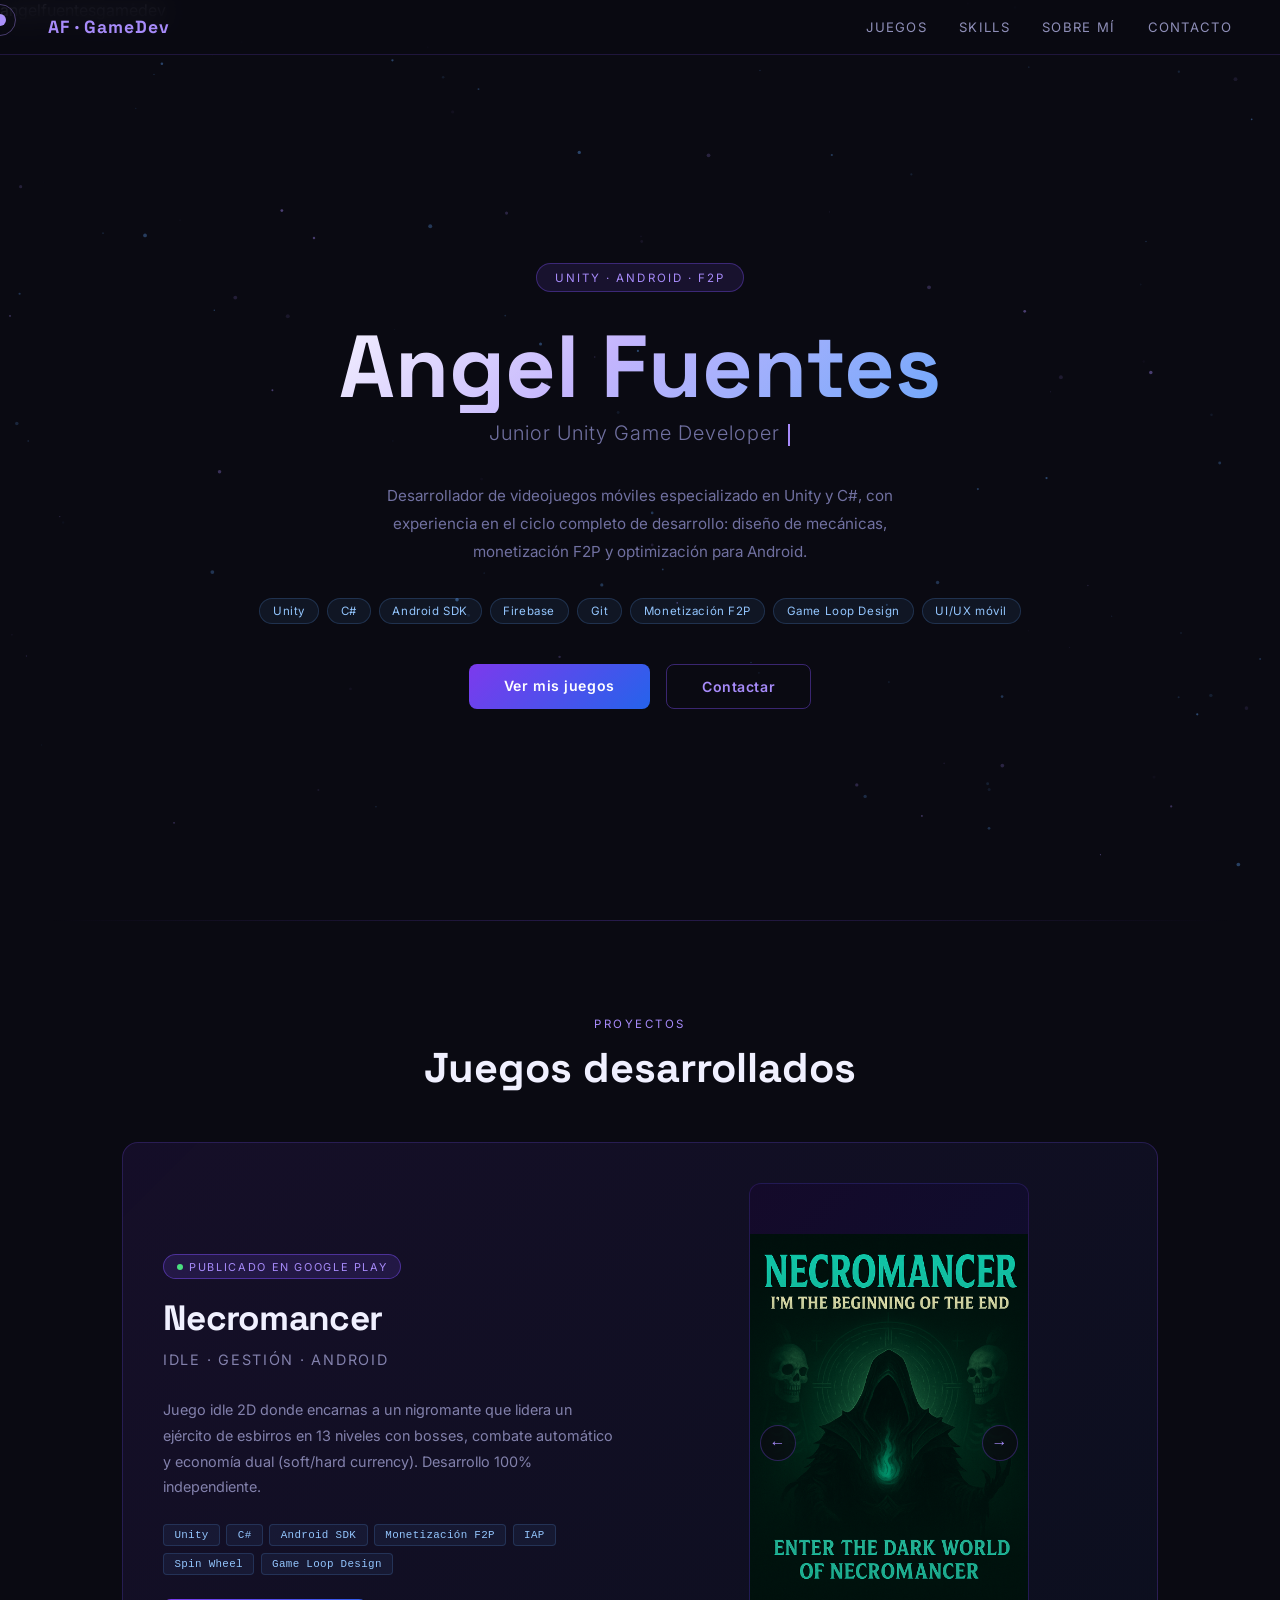
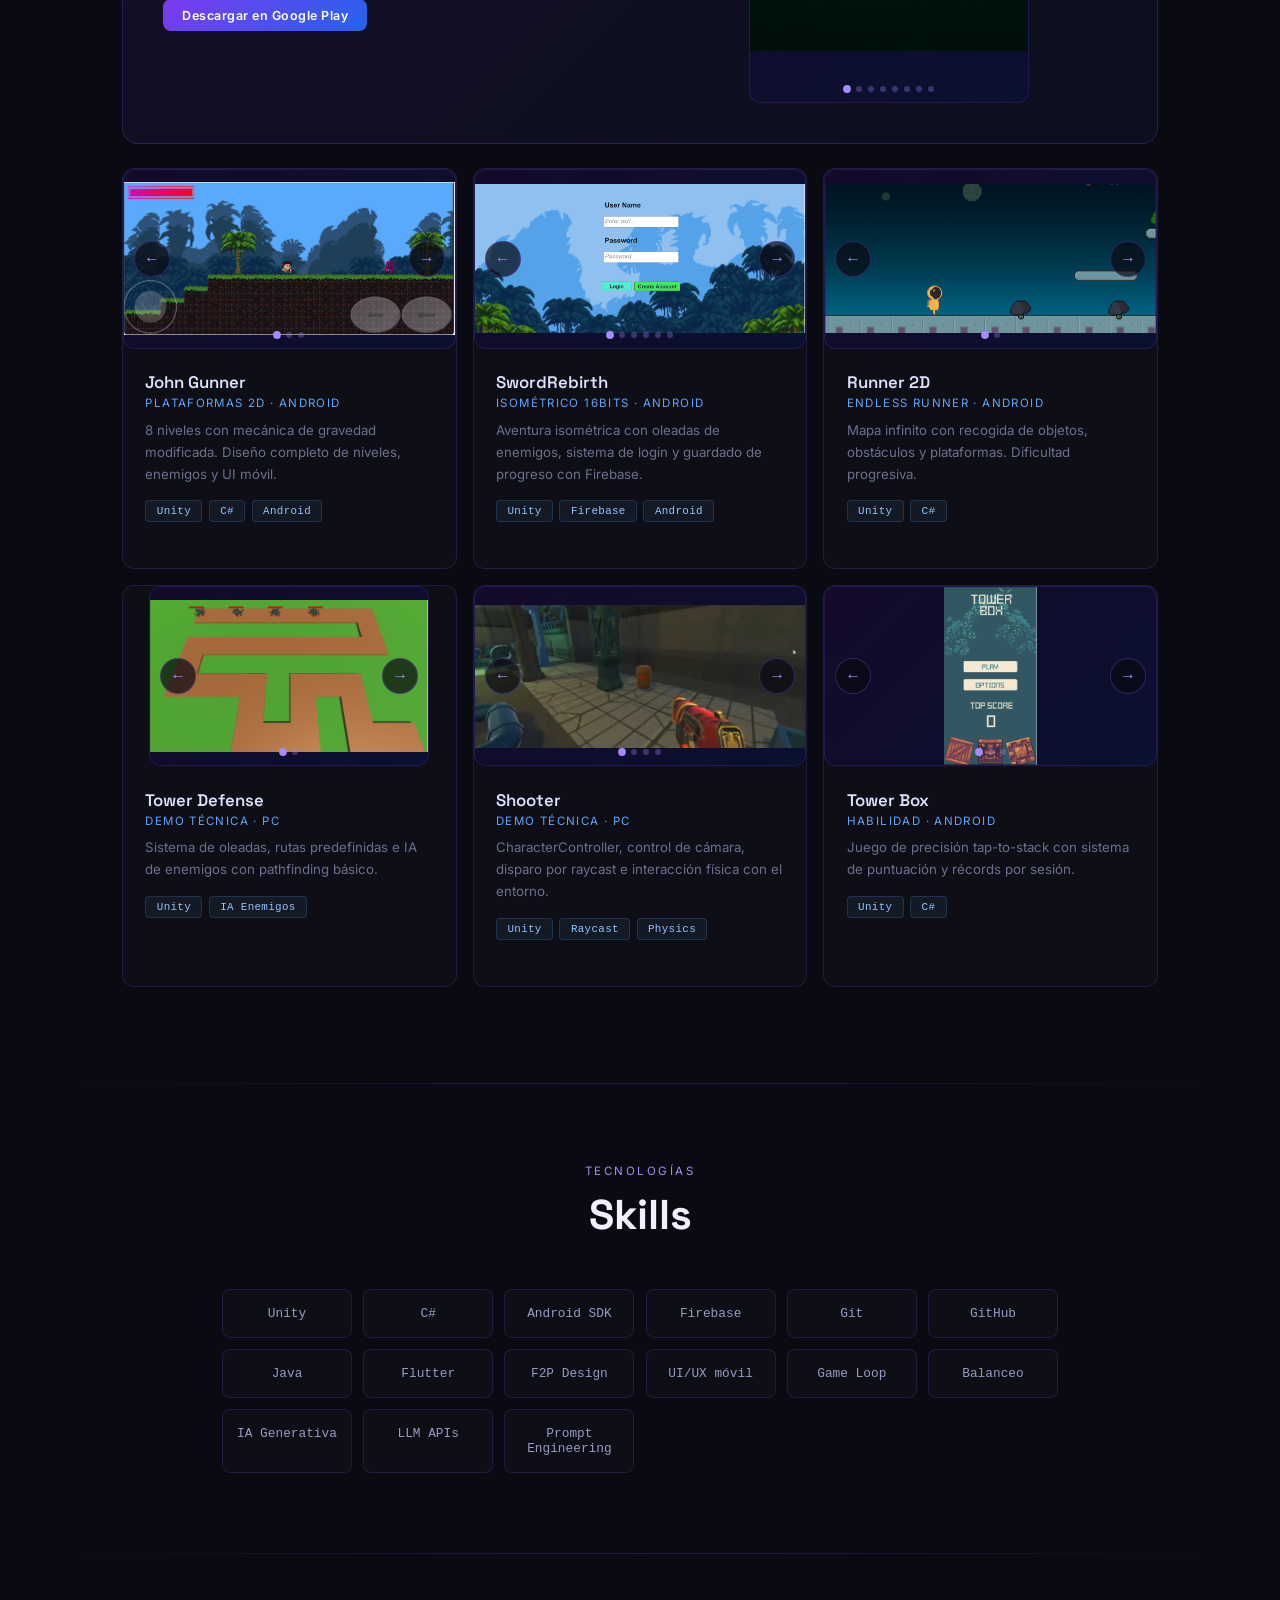
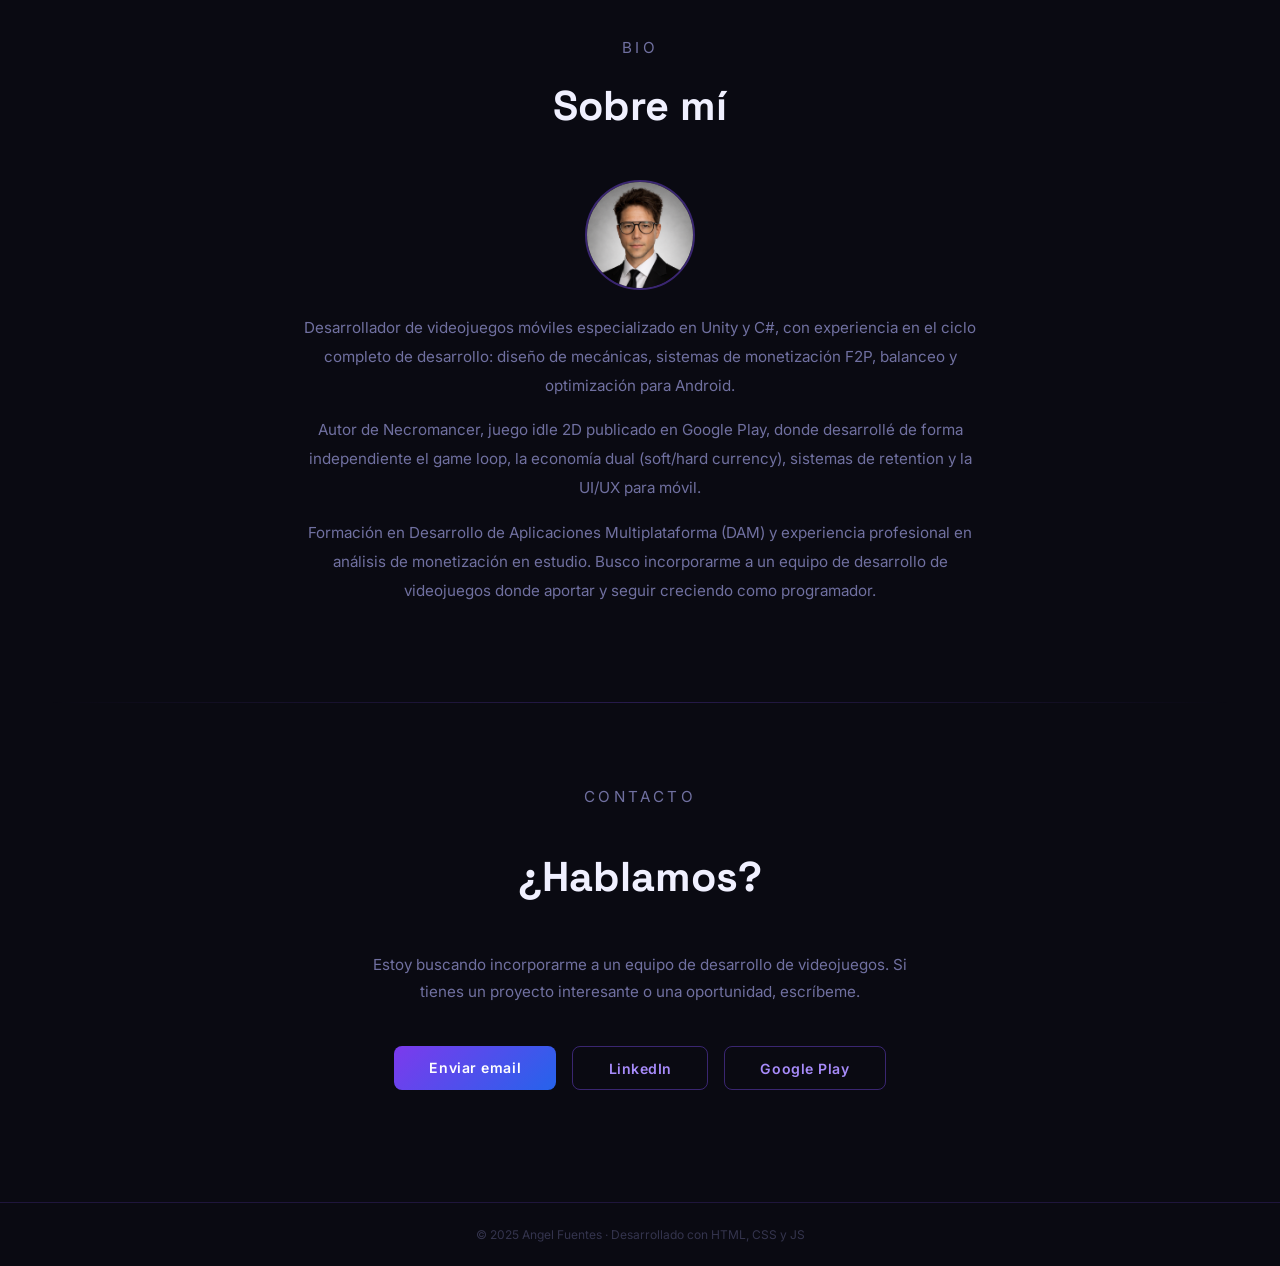
<file: index.html>
angelfuentesgamedev<!DOCTYPE html>
<html lang="es">
<head>
  <meta charset="UTF-8" />
  <meta name="viewport" content="width=device-width, initial-scale=1.0" />
  <title>Angel Fuentes — Unity Game Developer</title>
  <link rel="stylesheet" href="css/style.css" />
</head>
<body>

  <!-- CANVAS PARTÍCULAS -->
  <canvas id="particles"></canvas>

  <!-- CURSOR PERSONALIZADO -->
  <div id="cursor"></div>
  <div id="cursor-trail"></div>

  <!-- ==================
       NAVEGACIÓN
  =================== -->
  <nav id="navbar">
    <a href="#inicio" class="nav-logo">AF · GameDev</a>
    <div class="nav-links">
      <a href="#juegos">Juegos</a>
      <a href="#skills">Skills</a>
      <a href="#sobre-mi">Sobre mí</a>
      <a href="#contacto">Contacto</a>
    </div>
  </nav>

  <!-- ==================
       HERO
  =================== -->
  <section class="hero" id="inicio">
    <div class="hero-inner">
      <div class="hero-badge">Unity · Android · F2P</div>
      <h1>Angel Fuentes</h1>
      <p class="hero-subtitle">
        <span id="typewriter"></span>
        <span class="typewriter-cursor"></span>
      </p>
      <p class="hero-desc">
        Desarrollador de videojuegos móviles especializado en Unity y C#, con experiencia
        en el ciclo completo de desarrollo: diseño de mecánicas, monetización F2P
        y optimización para Android.
      </p>
      <div class="hero-tags">
        <span class="tag">Unity</span>
        <span class="tag">C#</span>
        <span class="tag">Android SDK</span>
        <span class="tag">Firebase</span>
        <span class="tag">Git</span>
        <span class="tag">Monetización F2P</span>
        <span class="tag">Game Loop Design</span>
        <span class="tag">UI/UX móvil</span>
      </div>
      <div class="hero-cta">
        <a href="#juegos" class="btn-primary">Ver mis juegos</a>
        <a href="#contacto" class="btn-outline">Contactar</a>
      </div>
    </div>
  </section>

  <div class="divider"></div>

  <!-- ==================
       JUEGOS
  =================== -->
  <section class="games-section" id="juegos">
    <p class="section-label reveal">Proyectos</p>
    <h2 class="section-title reveal reveal-delay-1">Juegos desarrollados</h2>

    <!-- NECROMANCER (destacado) -->
    <div class="featured-game reveal reveal-delay-2">
      <div>
        <div class="featured-badge">Publicado en Google Play</div>
        <h3>Necromancer</h3>
        <p class="game-genre">Idle · Gestión · Android</p>
        <p>
          Juego idle 2D donde encarnas a un nigromante que lidera un ejército de esbirros
          en 13 niveles con bosses, combate automático y economía dual (soft/hard currency).
          Desarrollo 100% independiente.
        </p>
        <div class="game-tech">
          <span class="tech-tag">Unity</span>
          <span class="tech-tag">C#</span>
          <span class="tech-tag">Android SDK</span>
          <span class="tech-tag">Monetización F2P</span>
          <span class="tech-tag">IAP</span>
          <span class="tech-tag">Spin Wheel</span>
          <span class="tech-tag">Game Loop Design</span>
        </div>
        <a
          href="https://play.google.com/store/apps/details?id=com.IngeniusPlay.Necromancer"
          class="btn-primary btn-sm"
          target="_blank"
        >Descargar en Google Play</a>
      </div>

      <!-- CARRUSEL NECROMANCER -->
      <div class="carousel carousel-portrait" id="carousel-necromancer">
        <div class="carousel-track"></div>
        <button class="carousel-btn prev">&#8592;</button>
        <button class="carousel-btn next">&#8594;</button>
        <div class="carousel-dots"></div>
      </div>
    </div>

    <!-- GRID DE PROYECTOS -->
    <div class="games-grid">

      <!-- JOHN GUNNER -->
      <div class="game-card reveal reveal-delay-1">
        <div class="carousel card-carousel" id="carousel-johngünner">
          <div class="carousel-track"></div>
          <button class="carousel-btn prev">&#8592;</button>
          <button class="carousel-btn next">&#8594;</button>
          <div class="carousel-dots"></div>
        </div>
        <div class="card-body">
          <h4>John Gunner</h4>
          <p class="game-genre" style="font-size:0.72rem; margin-bottom:0;">Plataformas 2D · Android</p>
          <p class="card-desc">8 niveles con mecánica de gravedad modificada. Diseño completo de niveles, enemigos y UI móvil.</p>
          <div class="game-tech">
            <span class="tech-tag">Unity</span>
            <span class="tech-tag">C#</span>
            <span class="tech-tag">Android</span>
          </div>
        </div>
      </div>

      <!-- SWORD REBIRTH -->
      <div class="game-card reveal reveal-delay-2">
        <div class="carousel card-carousel" id="carousel-swordrebirth">
          <div class="carousel-track"></div>
          <button class="carousel-btn prev">&#8592;</button>
          <button class="carousel-btn next">&#8594;</button>
          <div class="carousel-dots"></div>
        </div>
        <div class="card-body">
          <h4>SwordRebirth</h4>
          <p class="game-genre" style="font-size:0.72rem; margin-bottom:0;">Isométrico 16bits · Android</p>
          <p class="card-desc">Aventura isométrica con oleadas de enemigos, sistema de login y guardado de progreso con Firebase.</p>
          <div class="game-tech">
            <span class="tech-tag">Unity</span>
            <span class="tech-tag">Firebase</span>
            <span class="tech-tag">Android</span>
          </div>
        </div>
      </div>

      <!-- RUNNER 2D -->
      <div class="game-card reveal reveal-delay-3">
        <div class="carousel card-carousel" id="carousel-runner">
          <div class="carousel-track"></div>
          <button class="carousel-btn prev">&#8592;</button>
          <button class="carousel-btn next">&#8594;</button>
          <div class="carousel-dots"></div>
        </div>
        <div class="card-body">
          <h4>Runner 2D</h4>
          <p class="game-genre" style="font-size:0.72rem; margin-bottom:0;">Endless Runner · Android</p>
          <p class="card-desc">Mapa infinito con recogida de objetos, obstáculos y plataformas. Dificultad progresiva.</p>
          <div class="game-tech">
            <span class="tech-tag">Unity</span>
            <span class="tech-tag">C#</span>
          </div>
        </div>
      </div>

      <!-- TOWER DEFENSE -->
      <div class="game-card reveal reveal-delay-1">
        <div class="carousel card-carousel carousel-portrait" id="carousel-towerdefense">
          <div class="carousel-track"></div>
          <button class="carousel-btn prev">&#8592;</button>
          <button class="carousel-btn next">&#8594;</button>
          <div class="carousel-dots"></div>
        </div>
        <div class="card-body">
          <h4>Tower Defense</h4>
          <p class="game-genre" style="font-size:0.72rem; margin-bottom:0;">Demo técnica · PC</p>
          <p class="card-desc">Sistema de oleadas, rutas predefinidas e IA de enemigos con pathfinding básico.</p>
          <div class="game-tech">
            <span class="tech-tag">Unity</span>
            <span class="tech-tag">IA Enemigos</span>
          </div>
        </div>
      </div>

      <!-- SHOOTER -->
      <div class="game-card reveal reveal-delay-2">
        <div class="carousel card-carousel" id="carousel-shooter">
          <div class="carousel-track"></div>
          <button class="carousel-btn prev">&#8592;</button>
          <button class="carousel-btn next">&#8594;</button>
          <div class="carousel-dots"></div>
        </div>
        <div class="card-body">
          <h4>Shooter</h4>
          <p class="game-genre" style="font-size:0.72rem; margin-bottom:0;">Demo técnica · PC</p>
          <p class="card-desc">CharacterController, control de cámara, disparo por raycast e interacción física con el entorno.</p>
          <div class="game-tech">
            <span class="tech-tag">Unity</span>
            <span class="tech-tag">Raycast</span>
            <span class="tech-tag">Physics</span>
          </div>
        </div>
      </div>

      <!-- TOWER BOX -->
      <div class="game-card reveal reveal-delay-3">
        <div class="carousel card-carousel" id="carousel-towerbox">
          <div class="carousel-track"></div>
          <button class="carousel-btn prev">&#8592;</button>
          <button class="carousel-btn next">&#8594;</button>
          <div class="carousel-dots"></div>
        </div>
        <div class="card-body">
          <h4>Tower Box</h4>
          <p class="game-genre" style="font-size:0.72rem; margin-bottom:0;">Habilidad · Android</p>
          <p class="card-desc">Juego de precisión tap-to-stack con sistema de puntuación y récords por sesión.</p>
          <div class="game-tech">
            <span class="tech-tag">Unity</span>
            <span class="tech-tag">C#</span>
          </div>
        </div>
      </div>

    </div>
  </section>

  <div class="divider"></div>

  <!-- ==================
       SKILLS
  =================== -->
  <section class="skills-section" id="skills">
    <p class="section-label reveal">Tecnologías</p>
    <h2 class="section-title reveal reveal-delay-1">Skills</h2>
    <div class="skills-grid">
      <div class="skill-item reveal reveal-delay-1">Unity</div>
      <div class="skill-item reveal reveal-delay-1">C#</div>
      <div class="skill-item reveal reveal-delay-2">Android SDK</div>
      <div class="skill-item reveal reveal-delay-2">Firebase</div>
      <div class="skill-item reveal reveal-delay-2">Git</div>
      <div class="skill-item reveal reveal-delay-3">GitHub</div>
      <div class="skill-item reveal reveal-delay-3">Java</div>
      <div class="skill-item reveal reveal-delay-3">Flutter</div>
      <div class="skill-item reveal reveal-delay-1">F2P Design</div>
      <div class="skill-item reveal reveal-delay-2">UI/UX móvil</div>
      <div class="skill-item reveal reveal-delay-3">Game Loop</div>
      <div class="skill-item reveal reveal-delay-3">Balanceo</div>
      <div class="skill-item reveal reveal-delay-1">IA Generativa</div>
      <div class="skill-item reveal reveal-delay-2">LLM APIs</div>
      <div class="skill-item reveal reveal-delay-3">Prompt Engineering</div>
    </div>
  </section>

  <div class="divider"></div>

  <!-- ==================
       SOBRE MÍ
  =================== -->
  <section class="about-section" id="sobre-mi">
    <p class="section-label reveal">Bio</p>
    <h2 class="section-title reveal reveal-delay-1">Sobre mí</h2>

    <!-- Cambia src por tu foto: img/foto.jpg -->
    <img
      src="img/Foto CV2.PNG"
      alt="Angel Fuentes"
      class="about-photo reveal reveal-delay-2"
      onerror="this.style.display='none'"
    />

    <p class="reveal reveal-delay-2">
      Desarrollador de videojuegos móviles especializado en Unity y C#, con experiencia
      en el ciclo completo de desarrollo: diseño de mecánicas, sistemas de monetización F2P,
      balanceo y optimización para Android.
    </p>
    <p class="reveal reveal-delay-3">
      Autor de Necromancer, juego idle 2D publicado en Google Play, donde desarrollé
      de forma independiente el game loop, la economía dual (soft/hard currency),
      sistemas de retention y la UI/UX para móvil.
    </p>
    <p class="reveal reveal-delay-4">
      Formación en Desarrollo de Aplicaciones Multiplataforma (DAM) y experiencia
      profesional en análisis de monetización en estudio. Busco incorporarme a un equipo
      de desarrollo de videojuegos donde aportar y seguir creciendo como programador.
    </p>
  </section>

  <div class="divider"></div>

  <!-- ==================
       CONTACTO
  =================== -->
  <section class="contact-section" id="contacto">
    <p class="section-label reveal">Contacto</p>
    <h2 class="section-title reveal reveal-delay-1">¿Hablamos?</h2>
    <p class="reveal reveal-delay-2">
      Estoy buscando incorporarme a un equipo de desarrollo de videojuegos.
      Si tienes un proyecto interesante o una oportunidad, escríbeme.
    </p>
    <div class="contact-links reveal reveal-delay-3">
      <a href="mailto:Angeljavier46@gmail.com" class="btn-primary">Enviar email</a>
      <a href="https://www.linkedin.com/in/angelfuentesgamedev/" class="btn-outline" target="_blank">LinkedIn</a>
      <a href="https://play.google.com/store/apps/details?id=com.IngeniusPlay.Necromancer" class="btn-outline" target="_blank">Google Play</a>
    </div>
  </section>

  <footer>
    <p>© 2025 Angel Fuentes · Desarrollado con HTML, CSS y JS</p>
  </footer>

  <!-- JS AL FINAL -->
  <script src="js/main.js"></script>

</body>
</html>
</file>
<file: css/style.css>
@import url('https://fonts.googleapis.com/css2?family=Inter:wght@300;400;600;700;900&family=Space+Grotesk:wght@400;600;700&display=swap');

/* =====================
   VARIABLES
===================== */
:root {
  --purple:        #7c3aed;
  --purple-light:  #a78bfa;
  --blue:          #2563eb;
  --blue-light:    #60a5fa;
  --bg:            #0a0a12;
  --bg2:           #0f0f1a;
  --text:          #e0e0ff;
  --text-muted:    rgba(180, 180, 255, 0.6);
  --border:        rgba(130, 80, 255, 0.18);
  --radius-sm:     8px;
  --radius-md:     12px;
  --radius-lg:     16px;
}

/* =====================
   RESET & BASE
===================== */
* {
  margin: 0;
  padding: 0;
  box-sizing: border-box;
}

html {
  scroll-behavior: smooth;
}

body {
  background: var(--bg);
  color: var(--text);
  font-family: 'Inter', sans-serif;
  overflow-x: hidden;
  cursor: none;
}

a {
  cursor: none;
  text-decoration: none;
}

button {
  cursor: none;
}

/* =====================
   CURSOR
===================== */
#cursor {
  width: 12px;
  height: 12px;
  background: var(--purple-light);
  border-radius: 50%;
  position: fixed;
  pointer-events: none;
  z-index: 9999;
  transform: translate(-50%, -50%);
  transition: transform 0.1s, opacity 0.2s;
  mix-blend-mode: screen;
}

#cursor-trail {
  width: 32px;
  height: 32px;
  border: 1px solid rgba(167, 139, 250, 0.4);
  border-radius: 50%;
  position: fixed;
  pointer-events: none;
  z-index: 9998;
  transform: translate(-50%, -50%);
  transition: left 0.12s ease, top 0.12s ease;
}

/* =====================
   PARTICLES CANVAS
===================== */
#particles {
  position: fixed;
  top: 0;
  left: 0;
  width: 100%;
  height: 100%;
  z-index: 0;
  pointer-events: none;
}

/* =====================
   NAV
===================== */
nav {
  position: fixed;
  top: 0;
  left: 0;
  right: 0;
  z-index: 100;
  display: flex;
  justify-content: space-between;
  align-items: center;
  padding: 1rem 3rem;
  background: rgba(10, 10, 18, 0.85);
  backdrop-filter: blur(12px);
  border-bottom: 1px solid var(--border);
  transition: padding 0.3s;
}

nav.scrolled {
  padding: 0.6rem 3rem;
}

.nav-logo {
  font-family: 'Space Grotesk', sans-serif;
  font-size: 1.1rem;
  font-weight: 700;
  color: var(--purple-light);
  letter-spacing: 0.05em;
}

.nav-links {
  display: flex;
  gap: 2rem;
}

.nav-links a {
  color: rgba(200, 200, 255, 0.7);
  font-size: 0.82rem;
  letter-spacing: 0.1em;
  text-transform: uppercase;
  transition: color 0.2s;
  position: relative;
}

.nav-links a::after {
  content: '';
  position: absolute;
  bottom: -4px;
  left: 0;
  width: 0;
  height: 1px;
  background: var(--purple-light);
  transition: width 0.3s;
}

.nav-links a:hover {
  color: var(--purple-light);
}

.nav-links a:hover::after {
  width: 100%;
}

/* =====================
   SECTIONS BASE
===================== */
section {
  position: relative;
  z-index: 1;
}

.divider {
  height: 1px;
  background: linear-gradient(90deg, transparent, rgba(130, 80, 255, 0.25), transparent);
  margin: 0 3rem;
  position: relative;
  z-index: 1;
}

.section-label {
  text-align: center;
  font-size: 0.72rem;
  letter-spacing: 0.22em;
  text-transform: uppercase;
  color: var(--purple-light);
  margin-bottom: 0.6rem;
}

.section-title {
  text-align: center;
  font-family: 'Space Grotesk', sans-serif;
  font-size: clamp(1.8rem, 4vw, 2.6rem);
  font-weight: 700;
  color: #f0f0ff;
  margin-bottom: 3rem;
}

/* =====================
   SCROLL REVEAL
===================== */
.reveal {
  opacity: 0;
  transform: translateY(30px);
  transition: opacity 0.7s ease, transform 0.7s ease;
}

.reveal.visible {
  opacity: 1;
  transform: translateY(0);
}

.reveal-delay-1 { transition-delay: 0.1s; }
.reveal-delay-2 { transition-delay: 0.2s; }
.reveal-delay-3 { transition-delay: 0.3s; }
.reveal-delay-4 { transition-delay: 0.4s; }

/* =====================
   BUTTONS
===================== */
.btn-primary {
  background: linear-gradient(135deg, var(--purple), var(--blue));
  color: #fff;
  border: none;
  padding: 0.8rem 2.2rem;
  border-radius: var(--radius-sm);
  font-size: 0.88rem;
  font-weight: 600;
  letter-spacing: 0.04em;
  transition: opacity 0.2s, transform 0.15s, box-shadow 0.2s;
  display: inline-block;
  position: relative;
  overflow: hidden;
}

.btn-primary::before {
  content: '';
  position: absolute;
  top: 0;
  left: -100%;
  width: 100%;
  height: 100%;
  background: linear-gradient(90deg, transparent, rgba(255, 255, 255, 0.15), transparent);
  transition: left 0.4s;
}

.btn-primary:hover::before { left: 100%; }
.btn-primary:hover {
  opacity: 0.9;
  transform: translateY(-2px);
  box-shadow: 0 8px 25px rgba(124, 58, 237, 0.35);
}

.btn-outline {
  background: transparent;
  color: var(--purple-light);
  border: 1px solid rgba(130, 80, 255, 0.4);
  padding: 0.8rem 2.2rem;
  border-radius: var(--radius-sm);
  font-size: 0.88rem;
  font-weight: 600;
  letter-spacing: 0.04em;
  transition: background 0.2s, transform 0.15s, border-color 0.2s;
  display: inline-block;
}

.btn-outline:hover {
  background: rgba(130, 80, 255, 0.1);
  border-color: rgba(130, 80, 255, 0.6);
  transform: translateY(-2px);
}

.btn-sm {
  padding: 0.55rem 1.2rem;
  font-size: 0.78rem;
}

/* =====================
   HERO
===================== */
.hero {
  min-height: 100vh;
  display: flex;
  align-items: center;
  justify-content: center;
  text-align: center;
  padding: 6rem 2rem 4rem;
}

.hero-inner {
  max-width: 800px;
}

.hero-badge {
  display: inline-block;
  background: rgba(130, 80, 255, 0.12);
  border: 1px solid rgba(130, 80, 255, 0.35);
  color: var(--purple-light);
  font-size: 0.72rem;
  letter-spacing: 0.18em;
  text-transform: uppercase;
  padding: 0.4rem 1.1rem;
  border-radius: 999px;
  margin-bottom: 1.8rem;
  animation: fadeInDown 0.8s ease both;
}

.hero h1 {
  font-family: 'Space Grotesk', sans-serif;
  font-size: clamp(2.8rem, 7vw, 5.5rem);
  font-weight: 700;
  line-height: 1.05;
  margin-bottom: 0.5rem;
  background: linear-gradient(135deg, #ffffff 0%, #c4b5fd 45%, #60a5fa 100%);
  -webkit-background-clip: text;
  -webkit-text-fill-color: transparent;
  background-clip: text;
  animation: fadeInUp 0.9s ease 0.2s both;
}

.hero-subtitle {
  font-size: clamp(1rem, 2.5vw, 1.25rem);
  color: var(--text-muted);
  margin-bottom: 1.8rem;
  font-weight: 300;
  letter-spacing: 0.05em;
  animation: fadeInUp 0.9s ease 0.35s both;
  min-height: 2rem;
}

.typewriter-cursor {
  display: inline-block;
  width: 2px;
  height: 1.1em;
  background: var(--purple-light);
  margin-left: 2px;
  vertical-align: middle;
  animation: blink 0.8s step-end infinite;
}

.hero-desc {
  font-size: 0.95rem;
  color: var(--text-muted);
  line-height: 1.85;
  max-width: 580px;
  margin: 0 auto 2rem;
  animation: fadeInUp 0.9s ease 0.5s both;
}

.hero-tags {
  display: flex;
  flex-wrap: wrap;
  gap: 0.5rem;
  justify-content: center;
  margin-bottom: 2.5rem;
  animation: fadeInUp 0.9s ease 0.65s both;
}

.tag {
  background: rgba(96, 165, 250, 0.08);
  border: 1px solid rgba(96, 165, 250, 0.2);
  color: #93c5fd;
  font-size: 0.72rem;
  padding: 0.3rem 0.8rem;
  border-radius: 999px;
  letter-spacing: 0.05em;
  transition: background 0.2s, border-color 0.2s;
}

.tag:hover {
  background: rgba(96, 165, 250, 0.15);
  border-color: rgba(96, 165, 250, 0.4);
}

.hero-cta {
  display: flex;
  gap: 1rem;
  justify-content: center;
  flex-wrap: wrap;
  animation: fadeInUp 0.9s ease 0.8s both;
}

/* =====================
   GAMES SECTION
===================== */
.games-section {
  padding: 6rem 2rem;
  max-width: 1100px;
  margin: 0 auto;
}

/* FEATURED GAME */
.featured-game {
  background: linear-gradient(135deg, rgba(124, 58, 237, 0.1), rgba(37, 99, 235, 0.06));
  border: 1px solid rgba(130, 80, 255, 0.22);
  border-radius: var(--radius-lg);
  padding: 2.5rem;
  margin-bottom: 1.5rem;
  display: grid;
  grid-template-columns: 1fr 1fr;
  gap: 2.5rem;
  align-items: center;
  transition: border-color 0.3s, box-shadow 0.3s;
}

.featured-game:hover {
  border-color: rgba(130, 80, 255, 0.4);
  box-shadow: 0 0 40px rgba(124, 58, 237, 0.1);
}

.featured-badge {
  display: inline-flex;
  align-items: center;
  gap: 0.4rem;
  background: rgba(130, 80, 255, 0.15);
  border: 1px solid rgba(130, 80, 255, 0.45);
  color: var(--purple-light);
  font-size: 0.68rem;
  letter-spacing: 0.15em;
  text-transform: uppercase;
  padding: 0.3rem 0.8rem;
  border-radius: 999px;
  margin-bottom: 1rem;
}

.featured-badge::before {
  content: '';
  width: 6px;
  height: 6px;
  background: #4ade80;
  border-radius: 50%;
  animation: pulse-dot 2s ease infinite;
}

.featured-game h3 {
  font-family: 'Space Grotesk', sans-serif;
  font-size: 2.2rem;
  font-weight: 700;
  color: #f0f0ff;
  margin-bottom: 0.4rem;
  letter-spacing: -0.02em;
}

.game-genre {
  font-size: 0.75rem;
  color: var(--blue-light);
  letter-spacing: 0.12em;
  text-transform: uppercase;
  margin-bottom: 1rem;
}

.featured-game p {
  color: rgba(200, 200, 255, 0.62);
  font-size: 0.9rem;
  line-height: 1.8;
  margin-bottom: 1.5rem;
}

.game-tech {
  display: flex;
  flex-wrap: wrap;
  gap: 0.4rem;
  margin-bottom: 1.5rem;
}

.tech-tag {
  background: rgba(96, 165, 250, 0.07);
  border: 1px solid rgba(96, 165, 250, 0.18);
  color: #93c5fd;
  font-size: 0.68rem;
  padding: 0.25rem 0.65rem;
  border-radius: 4px;
  font-family: 'Courier New', monospace;
  letter-spacing: 0.03em;
}

/* =====================
   CARRUSEL
===================== */
.carousel {
  position: relative;
  border-radius: var(--radius-md);
  overflow: hidden;
  background: linear-gradient(135deg, #140a2a, #0a1030);
  border: 1px solid rgba(130, 80, 255, 0.18);
  height: 260px;
  user-select: none;
}

/* Orientación portrait (juegos verticales como Necromancer, Tower Box) */
.carousel-portrait {
  height: 520px;
  max-width: 280px;
  margin: 0 auto;
  overflow: hidden;
}

/* Orientación landscape (juegos horizontales) */
.carousel-landscape {
  height: 220px;
  width: 100%;
}

.carousel-track {
  display: flex;
  height: 100%;
  transition: transform 0.45s cubic-bezier(0.4, 0, 0.2, 1);
}

.carousel-slide {
  min-width: 100%;
  height: 100%;
  display: flex;
  align-items: center;
  justify-content: center;
  position: relative;
  overflow: hidden;
}

.carousel-slide img {
  width: 100%;
  height: 100%;
  object-fit: contain;
}

/* Placeholder cuando no hay imagen */
.carousel-placeholder {
  font-size: 4.5rem;
  animation: float 4s ease-in-out infinite;
  position: relative;
  z-index: 1;
}

.carousel-glow {
  position: absolute;
  top: 50%;
  left: 50%;
  transform: translate(-50%, -50%);
  width: 160px;
  height: 160px;
  background: radial-gradient(circle, rgba(124, 58, 237, 0.2) 0%, transparent 70%);
  border-radius: 50%;
  animation: pulse-glow 3s ease-in-out infinite;
}

.carousel-btn {
  position: absolute;
  top: 50%;
  transform: translateY(-50%);
  background: rgba(10, 10, 18, 0.7);
  border: 1px solid rgba(130, 80, 255, 0.3);
  color: var(--purple-light);
  width: 36px;
  height: 36px;
  border-radius: 50%;
  display: flex;
  align-items: center;
  justify-content: center;
  font-size: 1rem;
  z-index: 10;
  transition: background 0.2s, border-color 0.2s;
  cursor: none;
}

.carousel-btn:hover {
  background: rgba(124, 58, 237, 0.3);
  border-color: rgba(130, 80, 255, 0.6);
}

.carousel-btn.prev { left: 10px; }
.carousel-btn.next { right: 10px; }

.carousel-dots {
  position: absolute;
  bottom: 10px;
  left: 50%;
  transform: translateX(-50%);
  display: flex;
  gap: 6px;
  z-index: 10;
}

.carousel-dot {
  width: 6px;
  height: 6px;
  border-radius: 50%;
  background: rgba(167, 139, 250, 0.3);
  transition: background 0.2s, transform 0.2s;
  cursor: none;
}

.carousel-dot.active {
  background: var(--purple-light);
  transform: scale(1.3);
}

/* =====================
   GAMES GRID
===================== */
.games-grid {
  display: grid;
  grid-template-columns: repeat(auto-fit, minmax(300px, 1fr));
  gap: 1rem;
}

.game-card {
  background: rgba(255, 255, 255, 0.018);
  border: 1px solid var(--border);
  border-radius: var(--radius-md);
  padding: 0;
  overflow: hidden;
  transition: border-color 0.25s, background 0.25s, transform 0.25s, box-shadow 0.25s;
  position: relative;
}

.game-card::before {
  content: '';
  position: absolute;
  top: 0;
  left: 0;
  right: 0;
  height: 2px;
  background: linear-gradient(90deg, var(--purple), var(--blue));
  transform: scaleX(0);
  transform-origin: left;
  transition: transform 0.3s;
  z-index: 2;
}

.game-card:hover {
  border-color: rgba(130, 80, 255, 0.3);
  background: rgba(130, 80, 255, 0.04);
  transform: translateY(-5px);
  box-shadow: 0 14px 35px rgba(124, 58, 237, 0.13);
}

.game-card:hover::before {
  transform: scaleX(1);
}

.card-carousel {
  height: 180px;
}

.card-body {
  padding: 1.4rem;
}

.game-card h4 {
  font-family: 'Space Grotesk', sans-serif;
  font-size: 1.05rem;
  font-weight: 600;
  color: #e0e0ff;
  margin-bottom: 0.2rem;
}

.card-desc {
  font-size: 0.83rem;
  color: rgba(200, 200, 255, 0.52);
  line-height: 1.65;
  margin: 0.6rem 0 0.9rem;
}

/* =====================
   SKILLS
===================== */
.skills-section {
  padding: 5rem 2rem;
  max-width: 900px;
  margin: 0 auto;
}

.skills-grid {
  display: grid;
  grid-template-columns: repeat(auto-fit, minmax(110px, 1fr));
  gap: 0.7rem;
}

.skill-item {
  background: rgba(255, 255, 255, 0.02);
  border: 1px solid var(--border);
  border-radius: var(--radius-sm);
  padding: 1rem 0.5rem;
  text-align: center;
  font-size: 0.8rem;
  color: rgba(200, 200, 255, 0.75);
  font-family: 'Courier New', monospace;
  transition: border-color 0.25s, color 0.25s, background 0.25s, transform 0.2s;
}

.skill-item:hover {
  border-color: rgba(130, 80, 255, 0.45);
  color: var(--purple-light);
  background: rgba(130, 80, 255, 0.06);
  transform: translateY(-3px);
}

/* =====================
   ABOUT
===================== */
.about-section {
  padding: 5rem 2rem;
  max-width: 750px;
  margin: 0 auto;
  text-align: center;
}

.about-photo {
  width: 110px;
  height: 110px;
  border-radius: 50%;
  object-fit: cover;
  border: 2px solid rgba(130, 80, 255, 0.4);
  margin-bottom: 1.5rem;
}

.about-section p {
  color: var(--text-muted);
  line-height: 1.9;
  font-size: 0.95rem;
  margin-bottom: 1rem;
}

/* =====================
   CONTACT
===================== */
.contact-section {
  padding: 5rem 2rem 7rem;
  text-align: center;
  max-width: 600px;
  margin: 0 auto;
}

.contact-section p {
  color: var(--text-muted);
  margin-bottom: 2.5rem;
  line-height: 1.8;
  font-size: 0.95rem;
}

.contact-links {
  display: flex;
  gap: 1rem;
  justify-content: center;
  flex-wrap: wrap;
}

/* =====================
   FOOTER
===================== */
footer {
  text-align: center;
  padding: 1.5rem;
  font-size: 0.75rem;
  color: rgba(180, 180, 255, 0.25);
  border-top: 1px solid var(--border);
  position: relative;
  z-index: 1;
}

/* =====================
   KEYFRAMES
===================== */
@keyframes fadeInDown {
  from { opacity: 0; transform: translateY(-20px); }
  to   { opacity: 1; transform: translateY(0); }
}

@keyframes fadeInUp {
  from { opacity: 0; transform: translateY(20px); }
  to   { opacity: 1; transform: translateY(0); }
}

@keyframes blink {
  0%, 100% { opacity: 1; }
  50%       { opacity: 0; }
}

@keyframes float {
  0%, 100% { transform: translateY(0); }
  50%       { transform: translateY(-12px); }
}

@keyframes pulse-glow {
  0%, 100% { opacity: 0.6; transform: translate(-50%, -50%) scale(1); }
  50%       { opacity: 1;   transform: translate(-50%, -50%) scale(1.2); }
}

@keyframes pulse-dot {
  0%, 100% { opacity: 1; transform: scale(1); }
  50%       { opacity: 0.5; transform: scale(0.8); }
}

/* =====================
   RESPONSIVE
===================== */
@media (max-width: 768px) {
  nav { padding: 1rem 1.5rem; }
  .nav-links { gap: 1.2rem; }
  .featured-game { grid-template-columns: 1fr; }
  .carousel { height: 200px; }
}

@media (max-width: 480px) {
  body { cursor: auto; }
  #cursor, #cursor-trail { display: none; }
  .hero h1 { font-size: 2.5rem; }
  .games-grid { grid-template-columns: 1fr; }
}
</file>
